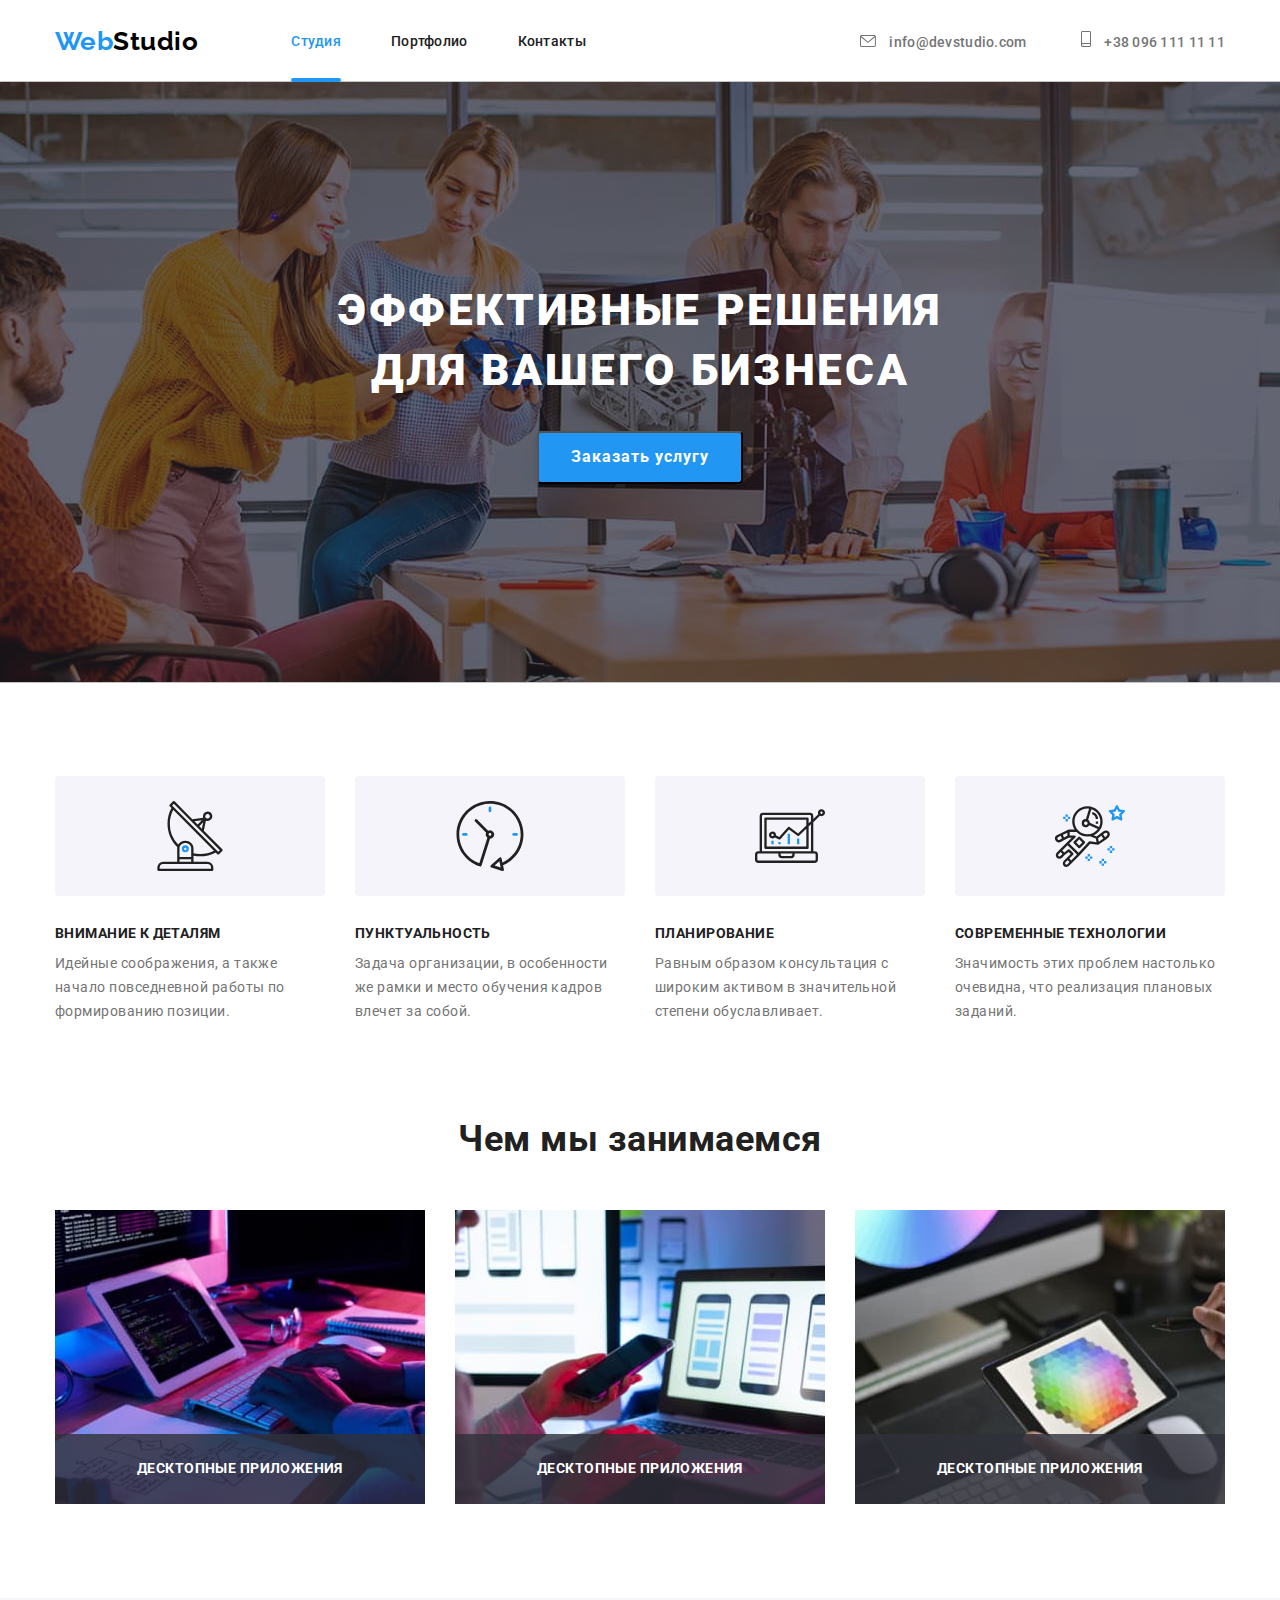
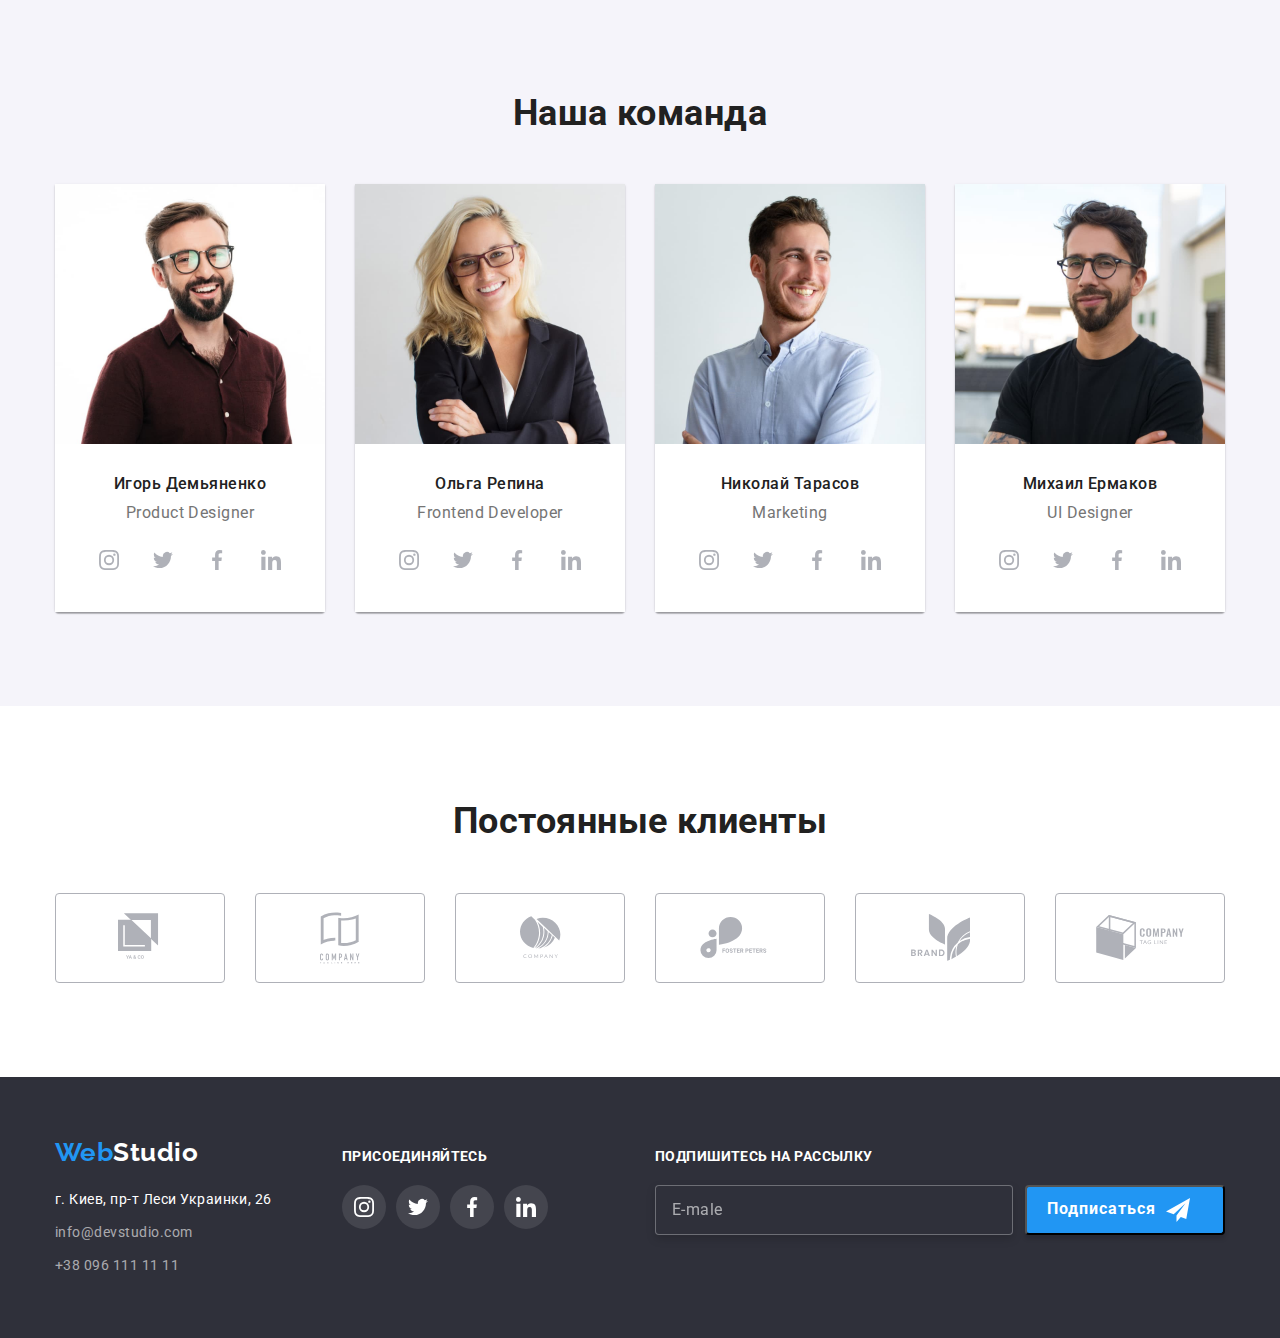
<file: index.html>
<!DOCTYPE html>
<html lang="ru">
<head>
    <meta charset="UTF-8">
    <meta name="viewport" content="width=device-width, initial-scale=1.0">
    <link rel="preconnect" href="https://fonts.gstatic.com">
    <link href="https://fonts.googleapis.com/css2?family=Raleway:wght@700&family=Roboto:wght@400;500;700;900&display=swap"
        rel="stylesheet">
    <link rel="stylesheet" href="https://cdnjs.cloudflare.com/ajax/libs/modern-normalize/1.0.0/modern-normalize.min.css">
    <link rel="stylesheet" href="./css/main.min.css">
    <!--<link rel="stylesheet" href="./css/styles.css">-->
    <title>WebStudio</title>
</head>
<body class="page">

    <header>

        <div class="container chapter">
            <nav class="info">
                <a href="/" class="logo logo-web">Web<span class="logo-studio">Studio</span></a>
        
                <ul class="site-nav list">
                    <li class="item"><a href="./index.html" class="link title current-page">Студия</a></li>
                    <li class="item"><a href="./portfolio.html" class="link title">Портфолио</a></li>
                    <li class="item"><a href="" class="link title">Контакты </a></li>
                </ul>
            </nav>
            <div class="address">
                <address class="contact">
                    <a href="mailto:info@devstudio.com" class="item link title">
                        <svg class="icon" width="16" height="12">
                            <use href="./image-webstudyo/sprite-optimize.svg#icon-envelope"></use>
                        </svg>
                        info@devstudio.com</a>
                    <a href="tel:+3809611  11111" class="item link title">
                        <svg class="icon" width="10" height="16">
                            <use href="./image-webstudyo/sprite-optimize.svg#icon-smartphone"></use>
                        </svg>
                        +38 096 111 11 11</a>
                </address>
            </div>
        </div>
             
    </header>


    <main>
        <!--Герой-->
                
        <section class="banner overlay">
            <div class="container hero">
                <h1 class="title list">Эффективные решения <br> для вашего бизнеса</h1>
                <button class="hero button" data-modal-open>Заказать услугу</button>
            </div>
        </section>

        <div class="backdrop is-hidden" data-modal>
            <div class="modal">
                <button data-modal-close class="button-close">
                    <svg  class="button-icon icon" width="18" height="18"> 
                        <use href="./image-webstudyo/sprite-optimize.svg#icon-close"/>
                    </svg>
                </button>
                <form class="form js-speaker-form">
                    <b class="form-title">Оставьте свои данные, мы вам перезвоним</b>
                    <label class="form-label" >
                        <span class="input-title">Имя</span>
                        <input class="form-input" type="text" name="user-name">           
                        <svg class="form-icon" width="18" height="18">
                            <use href="./image-webstudyo/sprite-optimize.svg#icon-person-black" />
                        </svg>                       
                    </label>
                
                    <label class="form-label">                            
                        <span class="input-title">Телефон</span>
                        <input class="form-input" type="tel" name="tel">
                        <svg class="form-icon" width="18" height="18">
                            <use href="./image-webstudyo/sprite-optimize.svg#icon-phone-black" />
                        </svg>
                    </label>
                                      
                    <label class="form-label">
                        <span class="input-title">Почта</span>
                        <input class="form-input" type="email" name="mail">
                        <svg class="form-icon" width="18" height="18">
                            <use href="./image-webstudyo/sprite-optimize.svg#icon-email-black" />
                        </svg>
                    </label>    
                                   
                    <label for="comment">
                        <span class="input-title">Коментарий</span>
                    </label>
                    <textarea class="comment" name="comment" id="comment" rows="5" placeholder="Введите текст"></textarea>
                    
                    <label class="check">
                        <input class="check-input" type="checkbox" name="checkbox" value="consent">
                        <svg class="check-icon" width="11" height="8"></svg>
                        <span class="check-title">Соглашаюсь с рассылкой и принимаю <a href="#" class="check-link" >Условия договора</a></span>
                    </label>
                    
                
                    <div>
                        <button type="submit" class="modal-button">Отправить</button>
                    </div>
                </form>
            </div>
            
        </div>
        
        
        <!--Наши принципы-->
        <section class="section-principles">
            <div class="container">
                <h2 class="visually-hidden section-title">Наши принципы</h2>
                <ul class="feature list">
                    <li class="description">
                        <div class="icon-svg">
                            <svg class="icon" width="70" height="70">
                                <use href="./image-webstudyo/sprite-optimize.svg#icon-antenna"></use>
                            </svg>   
                        </div>
                        <h3 class="title">Внимание к деталям</h3>
                        <p class="text">Идейные соображения, а также начало повседневной работы по формированию позиции.</p>
                    </li>
                    <li class="description">
                        <div class="icon-svg">
                            <svg class="icon" width="70" height="70">
                                <use href="./image-webstudyo/sprite-optimize.svg#icon-clock"></use>
                            </svg>
                        </div>
                        <h3 class="title">Пунктуальность</h3>   
                        <p class="text">Задача организации, в особенности же рамки и место обучения кадров влечет за собой.</p>
                    </li>
                    <li class="description">
                        <div class="icon-svg">
                            <svg class="icon" width="70" height="70">
                                <use href="./image-webstudyo/sprite-optimize.svg#icon-diagram"></use>
                            </svg>
                        </div>
                        <h3 class="title">Планирование</h3>
                        <p class="text">Равным образом консультация с широким активом в значительной степени обуславливает.</p>
                    </li>
                    <li class="description">
                        <div class="icon-svg">
                            <svg class="icon" width="70" height="70">
                                <use href="./image-webstudyo/sprite-optimize.svg#icon-astronaut"></use>
                            </svg>
                        </div>
                        <h3 class="title">Современные технологии</h3>
                        <p class="text">Значимость этих проблем настолько очевидна, что реализация плановых заданий.</p>
                    </li>
                </ul>
            </div>
            
        </section>
        <!--Наш продукт-->
        <section class="section products">
            <div class="container">
                <h2 class="section-title doing">Чем мы занимаемся</h2>
                <ul class="list works">
                    <li class="pictures">
                        <div class="cover">
                            <img src="./image-webstudyo/box1.jpg" alt="Веб-разработка" width="370">
                            <div class="label">
                                <h3 class="title">десктопные приложения</h3>
                            </div>
                        </div>
                    </li>
                    <li class="pictures">
                        <div class="cover">
                            <img src="./image-webstudyo/box2.jpg" alt="Веб-разработка" width="370">
                            <div class="label">
                                <h3 class="title">десктопные приложения</h3>
                            </div>
                        </div>
                    </li>
                    <li class="pictures">   
                        <div class="cover">
                            <img src="./image-webstudyo/box3.jpg" alt="Веб-разработка" width="370">
                            <div class="label">
                                <h3 class="title">десктопные приложения</h3>
                            </div>
                        </div>
                    </li>
                </ul>
            </div>
        </section>
        <!--Наша команда-->
        <section class="section team">
            <div class="container">
                <h2 class="section-title doing">Наша команда</h2>
                <ul class="list team-card">
                    <li class="item">
                        <img src="./image-webstudyo/img(1).jpg" alt="Игорь Демьяненко" width="270">
                        <div class="bloc">
                            <h3 class="name">Игорь Демьяненко</h3>
                            <p class="position">Product Designer</p>
                            <ul class="social">
                                <li class="website">
                                    <a href="#" class="social-network">
                                        <svg class="icon" width="20" height="20">
                                            <use href="./image-webstudyo/sprite-optimize.svg#icon-instagramgrey"></use>
                                        </svg>
                                    </a>
                                </li>
                                <li class="website">
                                    <a href="#" class="social-network">
                                        <svg class="icon" width="20" height="20">
                                            <use href="./image-webstudyo/sprite-optimize.svg#icon-twittergrey"></use>
                                        </svg>
                                    </a>
                                </li>
                                <li class="website">
                                    <a href="#" class="social-network">
                                        <svg class="icon" width="20" height="20">
                                            <use href="./image-webstudyo/sprite-optimize.svg#icon-facebookgrey"></use>
                                        </svg>
                                    </a>
                                </li>
                                <li class="website">
                                    <a href="#" class="social-network">
                                        <svg class="icon" width="20" height="20">
                                            <use href="./image-webstudyo/sprite-optimize.svg#icon-linkedingrey"></use>
                                        </svg>
                                    </a>
                                </li>
                            </ul>
                        </div>
                    </li>
                     <li class="item">
                        <img src="./image-webstudyo/img(2).jpg" alt="Ольга Репина" width="270">
                        <div class="bloc">
                            <h3 class="name">Ольга Репина</h3>
                            <p class="position">Frontend Developer</p>
                            <ul class="social">
                                <li class="website">
                                    <a href="#" class="social-network">
                                        <svg class="icon" width="20" height="20">
                                            <use href="./image-webstudyo/sprite-optimize.svg#icon-instagramgrey"></use>
                                        </svg>
                                    </a>
                                </li>
                                <li class="website">
                                    <a href="#" class="social-network">
                                        <svg class="icon" width="20" height="20">
                                            <use href="./image-webstudyo/sprite-optimize.svg#icon-twittergrey"></use>
                                        </svg>
                                    </a>
                                </li>
                                <li class="website">
                                    <a href="#" class="social-network">
                                        <svg class="icon" width="20" height="20">
                                            <use href="./image-webstudyo/sprite-optimize.svg#icon-facebookgrey"></use>
                                        </svg>
                                    </a>
                                </li>
                                <li class="website">
                                    <a href="#" class="social-network">
                                        <svg class="icon" width="20" height="20">
                                            <use href="./image-webstudyo/sprite-optimize.svg#icon-linkedingrey"></use>
                                        </svg>
                                    </a>
                                </li>
                            </ul>
                        </div>
                    </li>
                    <li class="item">
                        <img src="./image-webstudyo/img(3).jpg" alt="Николай Тарасов" width="270">
                        <div class="bloc">
                            <h3 class="name">Николай Тарасов</h3>
                            <p class="position">Marketing</p>
                            <ul class="social">
                                <li class="website">
                                    <a href="#" class="social-network">
                                        <svg class="icon" width="20" height="20">
                                            <use href="./image-webstudyo/sprite-optimize.svg#icon-instagramgrey"></use>
                                        </svg>
                                    </a>
                                </li>
                                <li class="website">
                                    <a href="#" class="social-network">
                                        <svg class="icon" width="20" height="20">
                                            <use href="./image-webstudyo/sprite-optimize.svg#icon-twittergrey"></use>
                                        </svg>
                                    </a>
                                </li>
                                <li class="website">
                                    <a href="#" class="social-network">
                                        <svg class="icon" width="20" height="20">
                                            <use href="./image-webstudyo/sprite-optimize.svg#icon-facebookgrey"></use>
                                        </svg>
                                    </a>
                                </li>
                                <li class="website">
                                    <a href="#" class="social-network">
                                        <svg class="icon" width="20" height="20">
                                            <use href="./image-webstudyo/sprite-optimize.svg#icon-linkedingrey"></use>
                                        </svg>
                                    </a>
                                </li>
                            </ul>
                        </div>
                    </li>
                    <li class="item">
                        <img src="./image-webstudyo/img(4).jpg" alt="Михаил Ермаков" width="270">
                        <div class="bloc">
                            <h3 class="name">Михаил Ермаков</h3>
                            <p class="position">UI Designer</p>
                            <ul class="social">
                                <li class="website">
                                    <a href="#" class="social-network">
                                        <svg class="icon" width="20" height="20">
                                            <use href="./image-webstudyo/sprite-optimize.svg#icon-instagramgrey"></use>
                                        </svg>
                                    </a>
                                </li>
                                <li class="website">
                                    <a href="#" class="social-network">
                                        <svg class="icon" width="20" height="20">
                                            <use href="./image-webstudyo/sprite-optimize.svg#icon-twittergrey"></use>
                                        </svg>
                                    </a>
                                </li>
                                <li class="website">
                                    <a href="#" class="social-network">
                                        <svg class="icon" width="20" height="20">
                                            <use href="./image-webstudyo/sprite-optimize.svg#icon-facebookgrey"></use>
                                        </svg>
                                    </a>
                                </li>
                                <li class="website">
                                    <a href="#" class="social-network">
                                        <svg class="icon" width="20" height="20">
                                            <use href="./image-webstudyo/sprite-optimize.svg#icon-linkedingrey"></use>
                                        </svg>
                                    </a>
                                </li>
                            </ul>
                        </div>
                    </li>
                </ul>
            </div>

        </section>
        <!--Постоянные клиенты-->
        <section class="section">
            <div class="container">
                <h2 class="section-title doing">Постоянные клиенты</h2>
                <ul class="brand list">
                    <li class="brand-blok">
                        <a href="#" class="brand-link icon">
                            <svg class="client" width="44.27" height="49.23">
                                <use href="./image-webstudyo/sprite-optimize.svg#icon-client1"></use>
                            </svg>
                        </a>
                    </li>
                    <li class="brand-blok">
                        <a href="#" class="brand-link icon">
                            <svg class="client" width="40" height="52">
                                <use href="./image-webstudyo/sprite-optimize.svg#icon-client2"></use>
                            </svg>
                        </a>
                    </li>
                    <li class="brand-blok">
                        <a href="#" class="brand-link icon">
                            <svg class="client" width="41" height="42.6">
                                <use href="./image-webstudyo/sprite-optimize.svg#icon-client3"></use>
                            </svg>
                        </a>
                    </li>
                    <li class="brand-blok">
                        <a href="#" class="brand-link icon">
                            <svg class="client" width="79.66" height="42.02">
                                <use href="./image-webstudyo/sprite-optimize.svg#icon-client4"></use>
                            </svg>
                        </a>
                    </li>
                    <li class="brand-blok">
                        <a href="#" class="brand-link icon">
                            <svg class="client" width="59" height="47">
                                <use href="./image-webstudyo/sprite-optimize.svg#icon-client5"></use>
                            </svg>
                        </a>
                    </li>
                    <li class="brand-blok">
                        <a href="#" class="brand-link icon">
                            <svg class="client" width="88.48" height="45.44">
                                <use href="./image-webstudyo/sprite-optimize.svg#icon-client6"></use>
                            </svg>
                        </a>
                    </li>
                </ul>
            </div>
        </section>
    </main>


    <footer class="copyright">
        <div class="container company">
            <div class="info">
                <a href="/" class="logo logo-web">Web<span class="logo-studio">Studio</span></a>
                
                <address class="footer">
                    <span class="direction item">г. Киев, пр-т Леси Украинки, 26</span>
                    <a href="mailto:info@devstudio.com" class="contacts item">info@devstudio.com</a>
                    <a href="tel:+380961111111" class="contacts item">+38 096 111 11 11</a>
                </address>
            </div>
            <div class="social">
                <b class="title">присоединяйтесь</b>
                <ul class="social-blok list">
                    <li class="website">
                        <a href="#" class="footer-network">
                            <svg class="link" width="20" height="20">
                                <use href="./image-webstudyo/sprite-optimize.svg#icon-instagramgrey"></use>
                            </svg>
                        </a>
                    </li>
                    <li class="website">
                        <a href="#" class="footer-network">
                            <svg class="link" width="20" height="20">
                                <use href="./image-webstudyo/sprite-optimize.svg#icon-twittergrey"></use>
                            </svg>
                        </a>
                    </li>
                    <li class="website">
                        <a href="#" class="footer-network">
                            <svg class="slink" width="20" height="20">
                                <use href="./image-webstudyo/sprite-optimize.svg#icon-facebookgrey"></use>
                            </svg>
                        </a>
                    </li>
                    <li class="website">
                        <a href="#" class="footer-network">
                            <svg class="link" width="20" height="20">
                                <use href="./image-webstudyo/sprite-optimize.svg#icon-linkedingrey"></use>
                            </svg>
                        </a>
                    </li>
                </ul>
            </div>
            <form class="footer-form">
                <b class="title">подпишитесь на рассылку</b>
                <div class="subs">
                    <input class="footer-input" type="text" name="user-name" placeholder="E-male">
                    <button class="footer-btn" type="submit">Подписаться
                        <svg class="telegram" width="24" height="24">
                            <use href="./image-webstudyo/sprite-optimize.svg#icon-icon-send"/>
                        </svg>
                    </button>
                </div>
            </form>
        </div>
    </footer>
    <script src="./js/modal.js"></script>
    <script>
        (() => {
                document.querySelector('.js-speaker-form').addEventListener('submit', e => {
                    e.preventDefault();

                    new FormData(e.currentTarget).forEach((value, name) =>
                        console.log(`${name}: ${value}`),
                    );
                });
            })();
    </script>
</body>
</html>
</file>
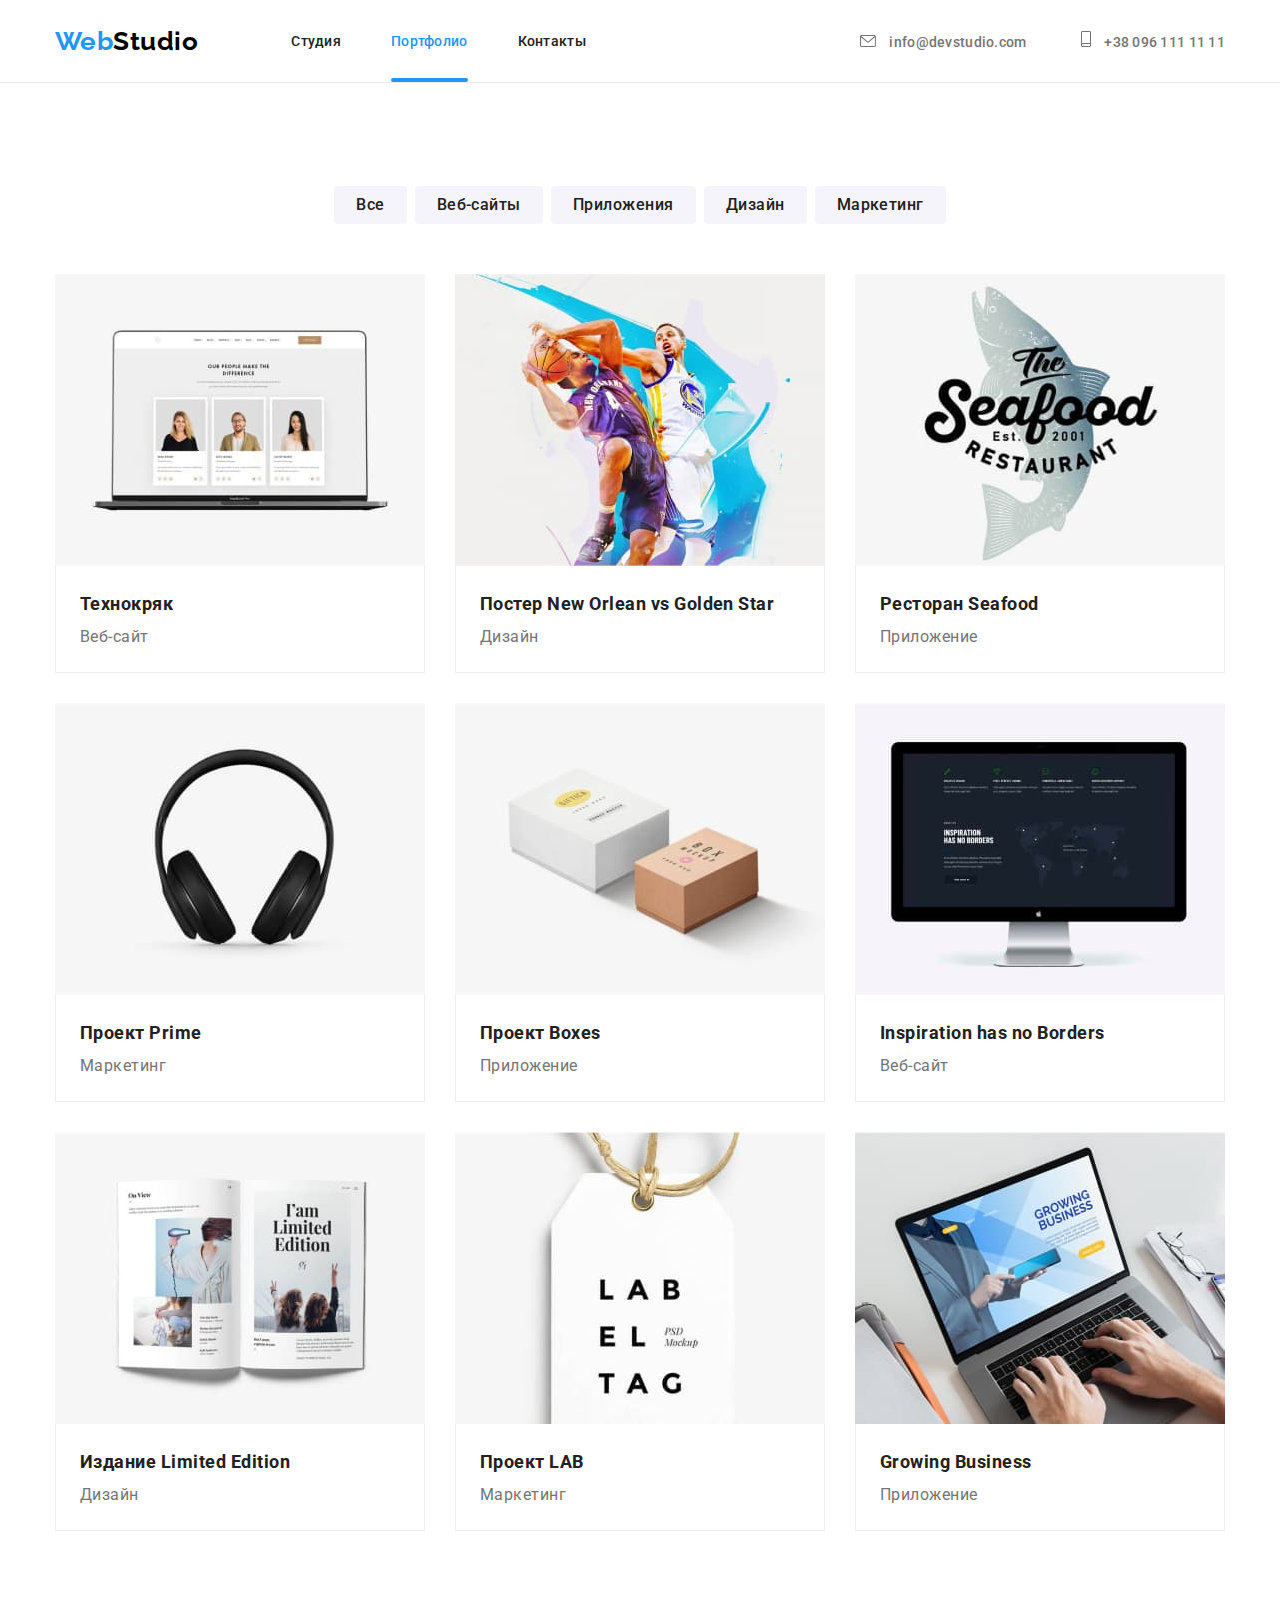
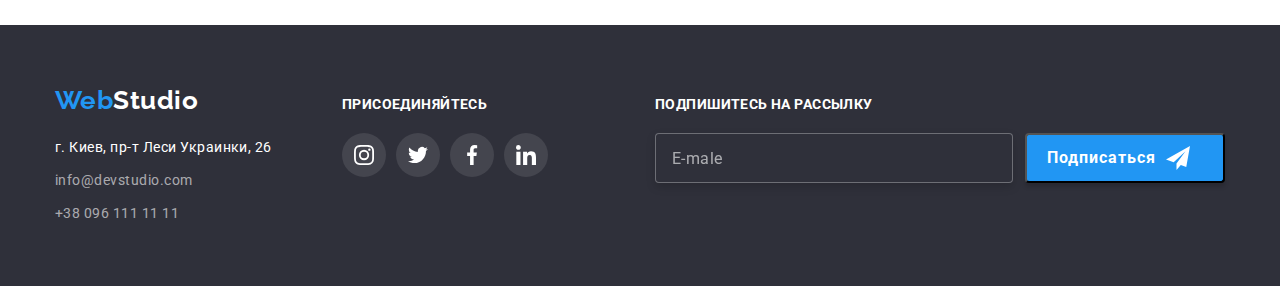
<file: portfolio.html>
<!DOCTYPE html>
<html lang="ru">

<head>
    <meta charset="UTF-8">
    <meta name="viewport" content="width=device-width, initial-scale=1.0">
    <link href="https://fonts.googleapis.com/css2?family=Raleway:wght@700&family=Roboto:wght@400;500;700;900&display=swap"
        rel="stylesheet">
    <link rel="stylesheet" href="https://cdnjs.cloudflare.com/ajax/libs/modern-normalize/1.0.0/modern-normalize.min.css">
    <link rel="stylesheet" href="./css/main.min.css">
    <title>WebStudio</title>
</head>

<body class="page">

    <header>
    
        <div class="container chapter">
            <nav class="info">
                <a href="/" class="logo logo-web">Web<span class="logo-studio">Studio</span></a>
    
                <ul class="site-nav list">
                    <li class="item"><a href="./index.html" class="link title">Студия</a></li>
                    <li class="item"><a href="./portfolio.html" class="link title current-page">Портфолио</a></li>
                    <li class="item"><a href="" class="link title">Контакты </a></li>
                </ul>
            </nav>
            <div class="address">
                <address class="contact">
                    <a href="mailto:info@devstudio.com" class="item link title">
                        <svg class="icon" width="16" height="12">
                            <use href="./image-webstudyo/sprite-optimize.svg#icon-envelope"></use>
                        </svg>
                        info@devstudio.com</a>
                    <a href="tel:+3809611  11111" class="item link title">
                        <svg class="icon" width="10" height="16">
                            <use href="./image-webstudyo/sprite-optimize.svg#icon-smartphone"></use>
                        </svg>
                        +38 096 111 11 11</a>
                </address>
            </div>
        </div>
    
    </header>

    <main>
        <section class="section border">
            <div class="container">
                <h1 class="visually-hidden title">Наши проекты</h1>
                <ul class="filters list section-title doing">
                    <li class="item"><button type="button" class="key">Все</button></li>
                    <li class="item"><button type="button" class="key">Веб-сайты</button></li>
                    <li class="item"><button type="button" class="key">Приложения</button></li>
                    <li class="item"><button type="button" class="key">Дизайн</button></li>
                    <li class="item"><button type="button" class="key">Маркетинг</button></li>
                </ul>
                <ul class="list works">
                    <li class="card">
                        <a href="" class="ref">
                            <div class="card-exposition">
                                <img src="./image-portfolio/img1.jpg" alt="Технокряк" width="370" height="294">
                                <div class="exposition">
                                    <p class="exposition-text">Технокряк это современная площадка распространения коронавируса. Компании используют эту
                                        платформу для цифрового шпионажа и атак на защищённые сервера конкурентов.</p>
                                </div>
                            </div>
                            <div class="topic">
                                <h2 class="name">Технокряк</h2>
                                <p class="type">Веб-сайт</p>
                            </div>
                        </a>
                    </li>
                    <li class="card">
                        <a href="" class="ref">
                            <div class="card-exposition">
                                <img src="./image-portfolio/img2.jpg" alt="Постер New Orlean vs Golden Star" width="370" height="294">
                                <div class="exposition">
                                    <p class="exposition-text">Технокряк это современная площадка распространения коронавируса. Компании используют эту
                                        платформу для цифрового шпионажа и атак на защищённые сервера конкурентов.</p>
                                </div>
                            </div>
                            <div class="topic">
                                <h2 class="name">Постер New Orlean vs Golden Star</h2>
                                <p class="type">Дизайн</p>
                            </div>                    
                        </a>
                    </li>
                    <li class="card">
                        <a href="" class="ref">
                            <div class="card-exposition">
                                <img src="./image-portfolio/img3.jpg" alt="Ресторан Seafood" width="370" height="294">
                                <div class="exposition">
                                    <p class="exposition-text">Технокряк это современная площадка распространения коронавируса. Компании используют эту
                                        платформу для цифрового шпионажа и атак на защищённые сервера конкурентов.</p>
                                </div>
                            </div>
                            <div class="topic">
                                <h2 class="name">Ресторан Seafood</h2>
                                <p class="type">Приложение</p>
                            </div>
                        </a>
                    </li>
                    <li class="card">
                        <a href="" class="ref">
                            <div class="card-exposition">
                                <img src="./image-portfolio/img4.jpg" alt="Проект Prime" width="370" height="294">
                                <div class="exposition">
                                    <p class="exposition-text">Технокряк это современная площадка распространения коронавируса. Компании используют эту
                                        платформу для цифрового шпионажа и атак на защищённые сервера конкурентов.</p>
                                </div>
                            </div>
                            <div class="topic">
                                <h2 class="name">Проект Prime</h2>
                                <p class="type">Маркетинг</p>
                            </div>
                        </a>
                    </li>
                    <li class="card">
                        <a href="" class="ref">
                            <div class="card-exposition">
                                <img src="./image-portfolio/img5.jpg" alt="Проект Boxes" width="370" height="294">
                                <div class="exposition">
                                    <p class="exposition-text">Технокряк это современная площадка распространения коронавируса. Компании используют эту
                                        платформу для цифрового шпионажа и атак на защищённые сервера конкурентов.</p>
                                </div>
                            </div>
                            <div class="topic">
                                <h2 class="name">Проект Boxes</h2>
                                <p class="type">Приложение</p>
                            </div>
                        </a>
                    </li>
                    <li class="card">
                        <a href="" class="ref">
                            <div class="card-exposition">
                                <img src="./image-portfolio/img6.jpg" alt="Inspiration has no Borders" width="370" height="294">
                                <div class="exposition">
                                    <p class="exposition-text">Технокряк это современная площадка распространения коронавируса. Компании используют эту
                                        платформу для цифрового шпионажа и атак на защищённые сервера конкурентов.</p>
                                </div>
                            </div>
                            <div class="topic">
                                <h2 class="name">Inspiration has no Borders</h2>
                                <p class="type">Веб-сайт</p>
                            </div>
                        </a>
                    </li>
                    <li class="card">
                        <a href="" class="ref">
                            <div class="card-exposition">
                                <img src="./image-portfolio/img7.jpg" alt="Издание Limited Edition" width="370" height="294">
                                <div class="exposition">
                                    <p class="exposition-text">Технокряк это современная площадка распространения коронавируса. Компании используют эту
                                        платформу для цифрового шпионажа и атак на защищённые сервера конкурентов.</p>
                                </div>
                            </div>
                            <div class="topic">
                                <h2 class="name">Издание Limited Edition</h2>
                                <p class="type">Дизайн</p>
                            </div>
                        </a>
                    </li>
                    <li class="card">
                        <a href="" class="ref">
                            <div class="card-exposition">
                                <img src="./image-portfolio/img8.jpg" alt="Проект LAB" width="370" height="294">
                                <div class="exposition">
                                    <p class="exposition-text">Технокряк это современная площадка распространения коронавируса. Компании используют эту
                                        платформу для цифрового шпионажа и атак на защищённые сервера конкурентов.</p>
                                </div>
                            </div>
                            <div class="topic">
                                <h2 class="name">Проект LAB</h2>
                                <p class="type">Маркетинг</p>
                            </div>
                        </a>
                    </li>
                    <li class="card">
                        <a href="" class="ref">
                            <div class="card-exposition">
                                <img src="./image-portfolio/img9.jpg" alt="Growing Business" width="370" height="294">
                                <div class="exposition">
                                    <p class="exposition-text">Технокряк это современная площадка распространения коронавируса. Компании используют эту
                                        платформу для цифрового шпионажа и атак на защищённые сервера конкурентов.</p>
                                </div>
                            </div>
                            <div class="topic">
                                <h2 class="name">Growing Business</h2>
                                <p class="type">Приложение</p>
                            </div>
                        </a>
                    </li>
                </ul>
            </div>
        </section>
    </main>


    <footer class="copyright">
        <div class="container company">
            <div class="info">
                <a href="/" class="logo logo-web">Web<span class="logo-studio">Studio</span></a>
    
                <address class="footer">
                    <span class="direction item">г. Киев, пр-т Леси Украинки, 26</span>
                    <a href="mailto:info@devstudio.com" class="contacts item">info@devstudio.com</a>
                    <a href="tel:+380961111111" class="contacts item">+38 096 111 11 11</a>
                </address>
            </div>
            <div class="social">
                <b class="title">присоединяйтесь</b>
                <ul class="social-blok list">
                    <li class="website">
                        <a href="#" class="footer-network">
                            <svg class="link" width="20" height="20">
                                <use href="./image-webstudyo/sprite-optimize.svg#icon-instagramgrey"></use>
                            </svg>
                        </a>
                    </li>
                    <li class="website">
                        <a href="#" class="footer-network">
                            <svg class="link" width="20" height="20">
                                <use href="./image-webstudyo/sprite-optimize.svg#icon-twittergrey"></use>
                            </svg>
                        </a>
                    </li>
                    <li class="website">
                        <a href="#" class="footer-network">
                            <svg class="slink" width="20" height="20">
                                <use href="./image-webstudyo/sprite-optimize.svg#icon-facebookgrey"></use>
                            </svg>
                        </a>
                    </li>
                    <li class="website">
                        <a href="#" class="footer-network">
                            <svg class="link" width="20" height="20">
                                <use href="./image-webstudyo/sprite-optimize.svg#icon-linkedingrey"></use>
                            </svg>
                        </a>
                    </li>
                </ul>
            </div>
            <form class="footer-form">
                <b class="title">подпишитесь на рассылку</b>
                <div class="subs">
                    <input class="footer-input" type="text" name="user-name" placeholder="E-male">
                    <button class="footer-btn" type="submit">Подписаться
                        <svg class="telegram" width="24" height="24">
                            <use href="./image-webstudyo/sprite-optimize.svg#icon-icon-send" />
                        </svg>
                    </button>
                </div>
            </form>
        </div>
    </footer>

</body>

</html>
</file>
<file: css/main.min.css>
body{background-color:#ffffff;color:#757575;font-family:Roboto, sans-serif;letter-spacing:0.03em}ul{list-style:none}.visually-hidden{position:absolute;width:1px solid #c4c4c4;height:1px solid #c4c4c4;margin:-1px solid #c4c4c4;border:0;padding:0;white-space:nowrap;clip-path:inset(100%);clip:rect(0 0 0 0);overflow:hidden}.list{padding:0;margin:0}.container{width:1200px;padding-left:15px;padding-right:15px;margin-left:auto;margin-right:auto}.logo{display:block;font-family:Raleway, sans-serif;font-weight:bold;font-size:26px;line-height:1.2}.logo-web{color:#2196f3;text-decoration:none}.logo-studio{color:black}.copyright .logo-studio{color:#fff}.chapter{display:flex;align-items:center}.chapter .info{display:flex;align-items:center;justify-content:space-between}.chapter .site-nav{display:flex;margin-left:93px}.site-nav .item:not(:last-child),.contact .item:not(:last-child){margin-right:50px}.site-nav .title{color:#212121;font-weight:500;font-size:14px;line-height:1.14;letter-spacing:0.02em;transition:color 250ms cubic-bezier(0.4, 0, 0.2, 1)}.site-nav .title:hover,.site-nav .title:focus{color:#2196f3}.site-nav .link.current-page{color:#2196f3}.site-nav .item{position:relative;padding-top:32px;padding-bottom:32px}.current-page::after{position:absolute;left:0;bottom:0;content:"";display:block;width:100%;height:4px;background-color:#2196f3;border-radius:2px}.chapter .address{display:flex;margin-left:auto}.contact .title{color:#757575;font-style:normal;font-weight:500;font-size:14px;line-height:1.14;letter-spacing:0.02em;transition:color 250ms cubic-bezier(0.4, 0, 0.2, 1)}.contact .title:hover,.contact .title:focus{color:#2196f3}.contact .icon{margin-right:10px}.link{text-decoration:none}.banner{display:flex;justify-content:center;align-items:center;width:100%;height:100%;margin-right:auto;margin-left:auto;background:#2f303a;text-align:center}.overlay{max-width:1600px;height:600px;margin-left:auto;margin-right:auto;outline:1px solid #c4c4c4;background-color:darkgrey;background-image:linear-gradient(to right, rgba(47,48,58,0.4), rgba(47,48,58,0.4)),url("../image-webstudyo/banner.jpg");background-repeat:no-repeat;background-position:center;background-size:cover}.hero .title{margin-bottom:30px;color:#fff;font-weight:900;font-size:44px;line-height:1.36;letter-spacing:0.06em;text-transform:uppercase}.hero>.button{display:inline-block;padding:10px 32px;color:#fff;background-color:#2196f3;font-family:inherit;font-weight:bold;font-size:16px;line-height:1.8;letter-spacing:0.06em;text-decoration:none;box-shadow:0px 4px 4px rgba(0,0,0,0.15);border-radius:4px}.backdrop{position:fixed;top:0;left:0;width:100%;height:100%;background-color:rgba(0,0,0,0.2);z-index:1;opacity:1;transition:opacity 250ms cubic-bezier(0.4, 0, 0.2, 1)}.backdrop.is-hidden{opacity:0;pointer-events:none}.backdrop.is-hidden .modal{transform:translate(-50%, -50%) scale(0.8)}.modal{position:absolute;top:50%;left:50%;padding:40px;width:528px;height:581px;background-color:#fff;box-shadow:0px 1px 3px rgba(0,0,0,0.12),0px 1px 1px rgba(0,0,0,0.14),0px 2px 1px rgba(0,0,0,0.2);border-radius:4px;opacity:1;transform:translate(-50%, -50%) scale(1);transform:opacity 250ms cubic-bezier(0.4, 0, 0.2, 1);transition:transform 250ms cubic-bezier(0.4, 0, 0.2, 1)}.button-close{position:absolute;top:8px;right:8px;padding:0;width:30px;height:30px;background-color:#fff;border:1px solid rgba(0,0,0,0.1);border-radius:50%;cursor:pointer;outline:transparent}.button-icon{position:absolute;top:50%;left:50%;transform:translate(-50%, -50%);transition:250ms cubic-bezier(0.4, 0, 0.2, 1)}.button-icon:focus,.button-icon:hover{color:#2196f3}.form-title{display:block;margin-bottom:12px;font-style:normal;font-weight:bold;font-size:20px;line-height:1.15;text-align:center;letter-spacing:0.03em;color:#212121}.form-label{display:flex;flex-direction:column;margin-bottom:10px}.form-label input{margin:0;padding:11px 42px;border:1px solid rgba(33,33,33,0.2);border-radius:4px;outline:transparent;cursor:pointer}.form-input:focus-within,.comment:focus-within{border:1px solid #2196f3}textarea{resize:none;border:1px solid rgba(33,33,33,0.2);border-radius:4px;outline:transparent}.input-title{margin-bottom:4px;font-style:normal;font-weight:normal;font-size:12px;line-height:1.17;letter-spacing:0.01em;color:#757575}.form .form-label{position:relative}.form-icon{position:absolute;top:29px;left:12px;fill:black}.form-input:focus-within ~ .form-icon{fill:#2196f3}.comment{width:100%;height:120px;margin:4px 0 20px;padding:12px 16px;cursor:pointer}.comment::placeholder{font-style:normal;font-weight:normal;font-size:12px;line-height:1.17px;letter-spacing:0.01em;color:rgba(117,117,117,0.5)}.check{display:flex;justify-content:center;align-items:center;margin-bottom:30px}.check-input{position:absolute;width:1px;height:1px;margin:-1px;border:0;padding:0;clip:rect(0 0 0 0);overflow:hidden}.check-icon{margin-right:8px;width:16px;height:15px;border:2px solid black;border-radius:2px;cursor:pointer;transition:250ms cubic-bezier(0.4, 0, 0.2, 1)}.check-title{font-style:normal;font-weight:normal;font-size:14px;line-height:1.71;letter-spacing:0.03em;color:#757575}.check-input:checked+.check-icon{background-color:#2196f3;background-image:url(../image-webstudyo/icon-check.svg);background-size:contain;border:2px solid #2196f3}.check-link{color:#2196f3;text-decoration:underline}.modal-button{display:flex;margin:auto;padding:10px 55px;min-width:200px;height:50px;font-weight:700;font-size:16px;line-height:1.9;letter-spacing:0.06em;color:#fff;background-color:#2196f3;box-shadow:0px 4px 4px rgba(0,0,0,0.15);border-radius:4px;border:0px;cursor:pointer}.section{padding-top:94px;padding-bottom:94px}.section-principles{padding-top:94px}.section-title{margin-top:0;margin-bottom:50px;color:#212121;font-weight:bold;font-size:36px;line-height:1.17;text-align:center}.section-title.doing{margin-bottom:50px}.feature{display:flex}.description{width:270px}.feature .description:not(:last-child),.works .pictures:not(:last-child),.team-card .item:not(:last-child){margin-right:30px}.icon{fill:currentColor}.icon-svg{display:flex;justify-content:center;align-items:center;width:270px;height:120px;margin-bottom:30px;background:#f5f4fa;border-radius:4px}.feature .title{margin-top:0;margin-bottom:10px;color:#212121;font-weight:bold;font-size:14px;line-height:1.14;letter-spacing:0.03em;text-transform:uppercase}.feature .text{margin-top:0;margin-bottom:0;font-weight:normal;font-size:14px;line-height:1.71}.works .title{margin-top:0;margin-bottom:0;font-style:normal;font-weight:bold;font-size:14px;line-height:1.14;text-align:center;letter-spacing:0.03em;text-transform:uppercase;color:#fff}.works .label{position:absolute;right:0;bottom:0;display:flex;width:370px;height:70px;justify-content:center;align-items:center;background-image:linear-gradient(to right, rgba(47,48,58,0.8), rgba(47,48,58,0.8))}.works .cover{position:relative}.team{background:#f5f4fa}.team-card{display:flex}.team-card .item{box-shadow:0px 1px 3px rgba(0,0,0,0.12),0px 1px 1px rgba(0,0,0,0.14),0px 2px 1px rgba(0,0,0,0.2);border-radius:0px 0px 4px 4px}.item .bloc{padding-top:30px;padding-bottom:30px;text-align:center;background-color:#fff}.team-card .name{margin-top:0;margin-bottom:10px;font-style:normal;font-weight:500;font-size:16px;line-height:1.19;letter-spacing:0.03em;color:#212121}.team-card .position{margin-top:0;margin-bottom:16px;font-weight:normal;font-size:16px;line-height:1.19;letter-spacing:0.03em}.bloc .social{display:flex;justify-content:center;margin:0;padding-right:32px;padding-left:32px}.social-network{display:flex;justify-content:center;align-items:center;width:44px;height:44px;border-radius:50%;color:#afb1b8;transition:color 250ms cubic-bezier(0.4, 0, 0.2, 1)}.social-network:hover,.social-network:focus{background-color:#2196f3;color:#fff}.social .website:not(:last-child){margin-right:10px}.brand{display:flex;justify-content:space-between}.brand-link{display:flex;justify-content:center;align-items:center;width:170px;height:90px;border:1px solid #afb1b8;border-radius:4px;color:#afb1b8;transition:color 250ms cubic-bezier(0.4, 0, 0.2, 1)}.brand-link:hover,.brand-link:focus{color:#2196f3;border-color:#2196f3}.client{color:currentColor}.copyright{display:block;background:#2f303a}.company{display:flex;align-items:baseline}.copyright .company{padding-top:60px;padding-bottom:60px}.footer{display:flex;flex-direction:column;margin-top:20px}.footer .item:not(:last-child){margin-bottom:9px}.footer .direction{color:#fff;font-style:normal;font-weight:normal;font-size:14px;line-height:1.71}.footer .contacts{color:rgba(255,255,255,0.6);font-style:normal;font-weight:normal;font-size:14px;line-height:1.71;text-decoration:none}.company>.social{display:flex;flex-direction:column;margin-left:70px}.social>.title{color:#fff;font-style:normal;font-weight:bold;font-size:14px;line-height:1.14;letter-spacing:0.03em;text-transform:uppercase}.social-blok{display:flex;margin-top:20px;width:44px;height:44px}.footer-network{display:flex;justify-content:center;align-items:center;width:44px;height:44px;border-radius:50%;background-color:rgba(255,255,255,0.1);fill:#ffffff;transition:color 250ms cubic-bezier(0.4, 0, 0.2, 1)}.footer-network:hover,.footer-network:focus{background-color:#2196f3}.footer-form{display:flex;flex-direction:column;margin-left:auto}.footer-form>.title{margin-bottom:20px;color:#fff;font-style:normal;font-weight:bold;font-size:14px;line-height:1.14;letter-spacing:0.03em;text-transform:uppercase}.subs{display:flex}.footer-input{display:flex;width:358px;height:50px;margin-right:12px;padding-left:16px;border:1px solid rgba(255,255,255,0.3);box-sizing:border-box;filter:drop-shadow(0px 4px 4px rgba(0,0,0,0.15));border-radius:4px;background-color:#2f303a;cursor:pointer}.footer-input::placeholder{display:flex;align-items:center;font-style:normal;font-weight:normal;font-size:16px;line-height:1.25;letter-spacing:0.03em;color:rgba(255,255,255,0.6)}.footer-btn{width:200px;height:50px;padding-left:20px;font-style:normal;font-weight:bold;font-size:16px;line-height:1, 87;display:flex;align-items:center;text-align:center;letter-spacing:0.06em;color:#ffffff;background-color:#2196f3;box-shadow:0px 4px 4px rgba(0,0,0,0.15);border-radius:4px}.telegram{margin-left:10px}.border{border-top:1px solid #ececec}.works .name{margin-top:0;margin-bottom:0;color:#212121;font-family:Roboto;font-style:normal;font-weight:bold;font-size:18px;line-height:2}.works .type{margin-top:0;margin-bottom:0;color:#757575;font-style:normal;font-weight:normal;font-size:16px;line-height:1.88}.filters{display:flex;align-items:center;justify-content:center}.key{padding:5.95px 22px;border-radius:4px;border:none;color:#212121;background-color:#f5f4fa;font-family:inherit;font-weight:500;font-size:16px;line-height:1.6;letter-spacing:0.03em;text-transform:none;text-align:center;cursor:pointer;transition:color 250ms cubic-bezier(0.4, 0, 0.2, 1)}.key:hover,.key:focus{background:#2196f3;color:#fff}.filters .item:not(:last-child){margin-right:8px}.works{display:flex;flex-wrap:wrap}img{display:block;max-width:100%;max-height:100%}.card{width:370px;margin-right:30px;margin-bottom:30px}.card:nth-child(3n){margin-right:0}.card:nth-last-child(-n+3){margin-bottom:0}.ref{display:block;transition:box-shadow 250ms cubic-bezier(0.4, 0, 0.2, 1);text-decoration:none}.ref:hover,.ref:focus{box-shadow:0px 1px 1px rgba(0,0,0,0.12),0px 4px 4px rgba(0,0,0,0.06),1px 4px 6px rgba(0,0,0,0.16)}.card .topic{padding:20px 24px;border-right:1px solid #eeeeee;border-bottom:1px solid #eeeeee;border-left:1px solid #eeeeee}.card-exposition{position:relative;width:370px;height:auto;overflow:hidden}.card-exposition img{height:100%}.exposition-text{margin-top:0;margin-bottom:0;padding:63px 24px;font-style:normal;font-weight:normal;font-size:18px;line-height:1.56;letter-spacing:0.03em;color:#fff}.exposition{position:absolute;left:0;bottom:0;width:100%;height:100%;background-color:rgba(33,150,243,0.9);transform:translateY(100%);transition:transform 250ms cubic-bezier(0.4, 0, 0.2, 1)}.ref:hover .exposition,.ref:focus .exposition{transform:translateY(0)}
/*# sourceMappingURL=main.min.css.map */
</file>
